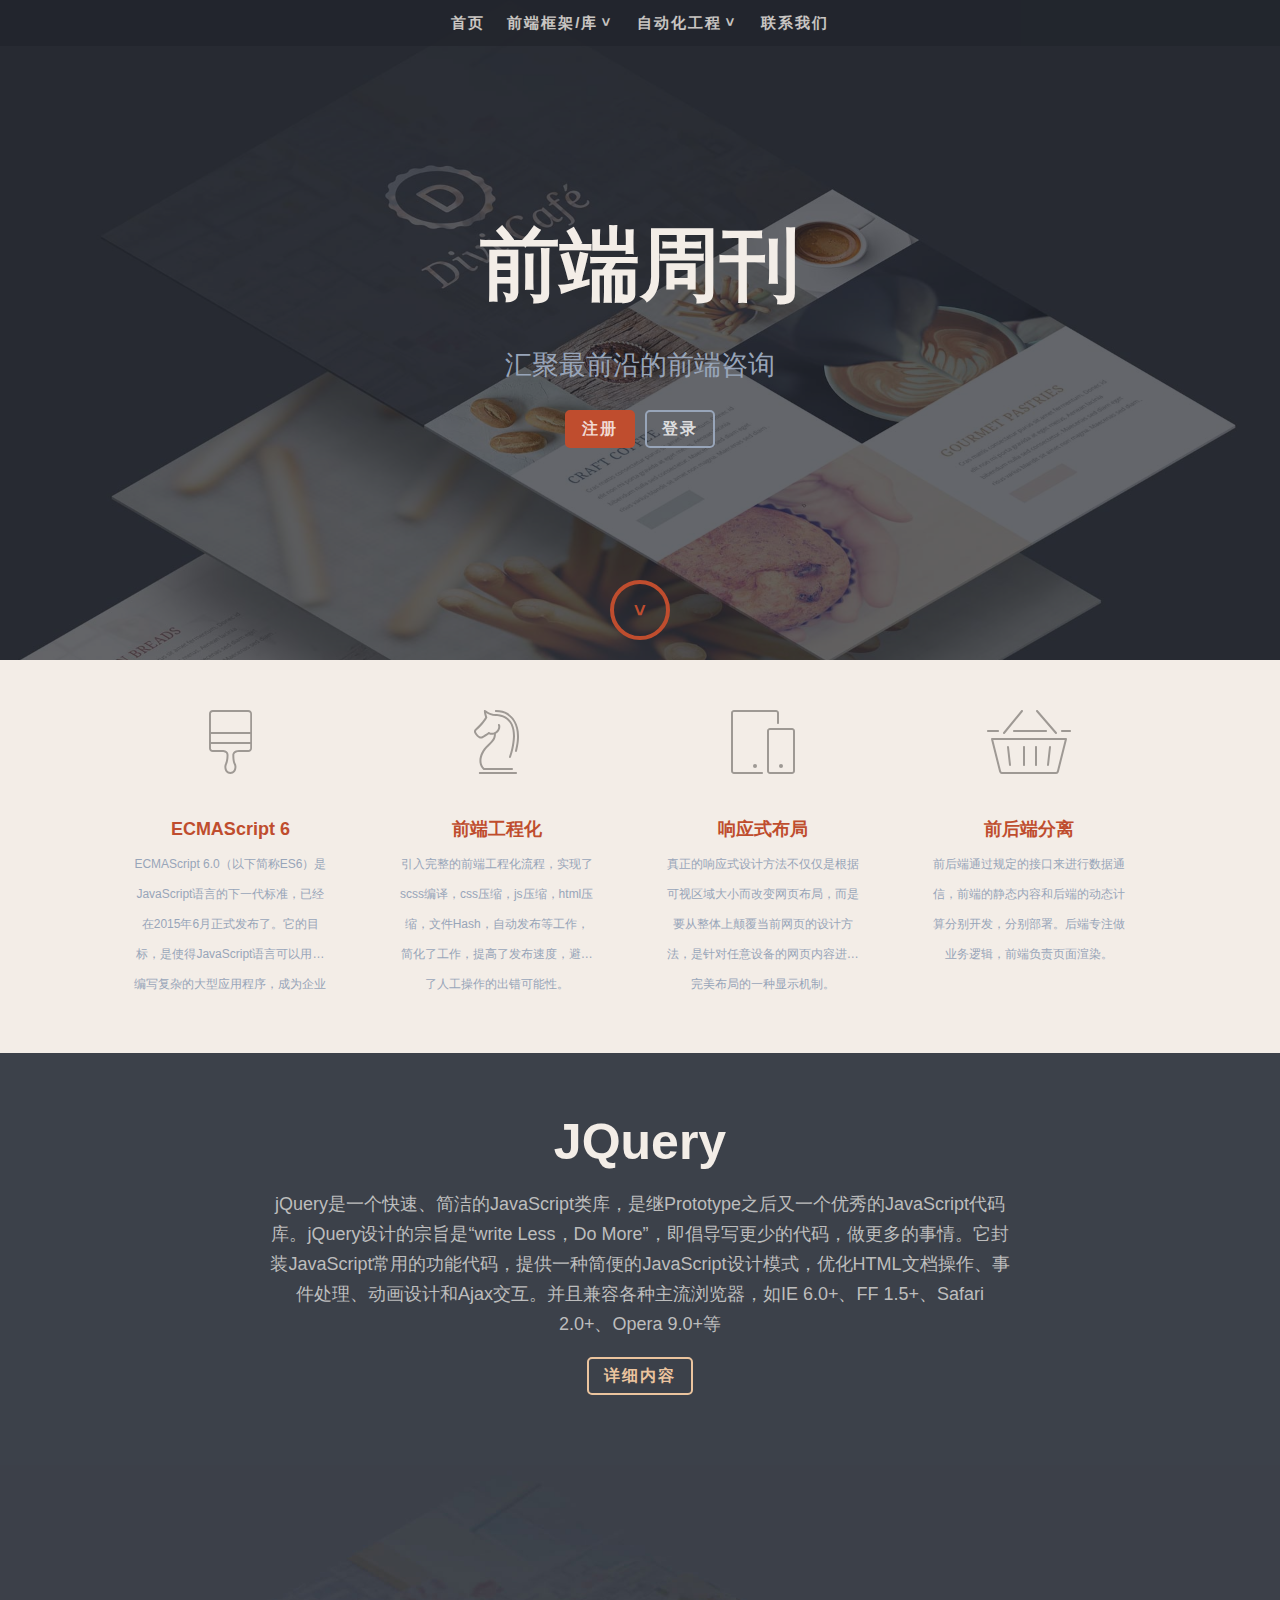
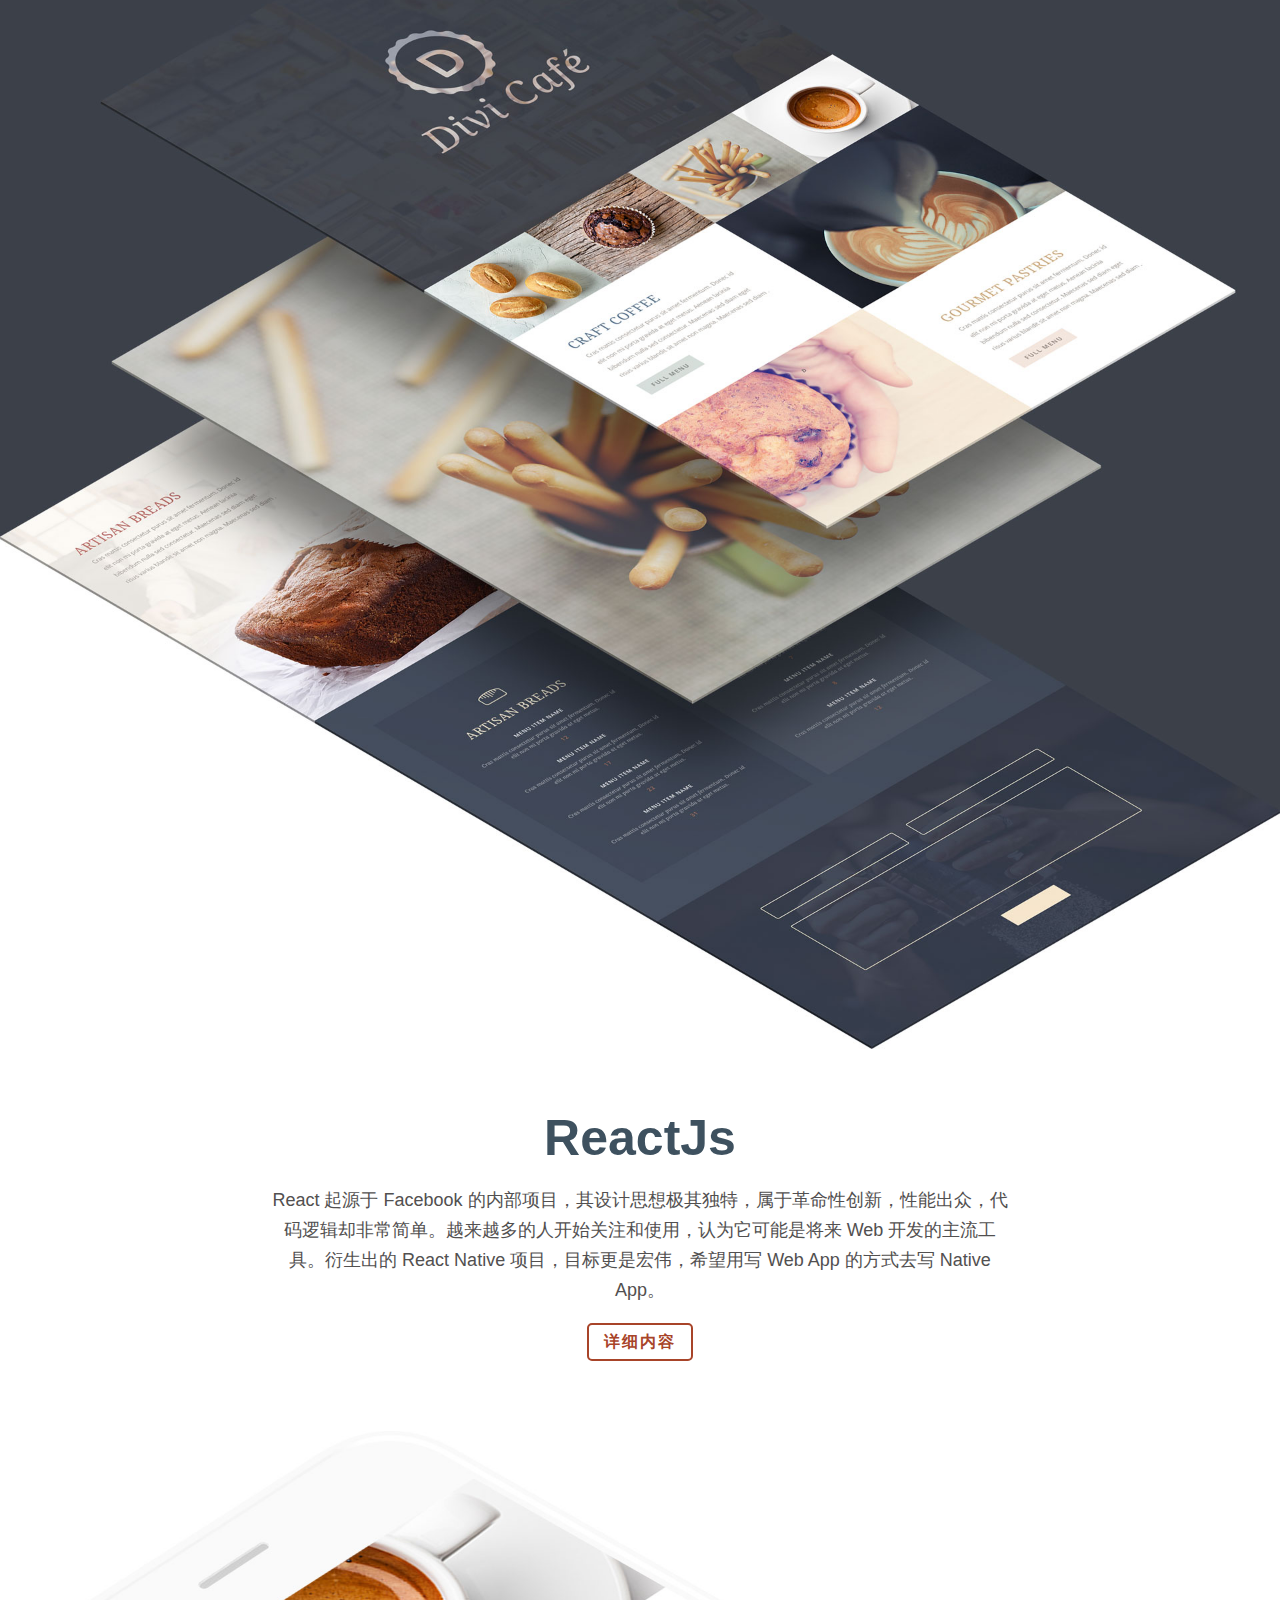
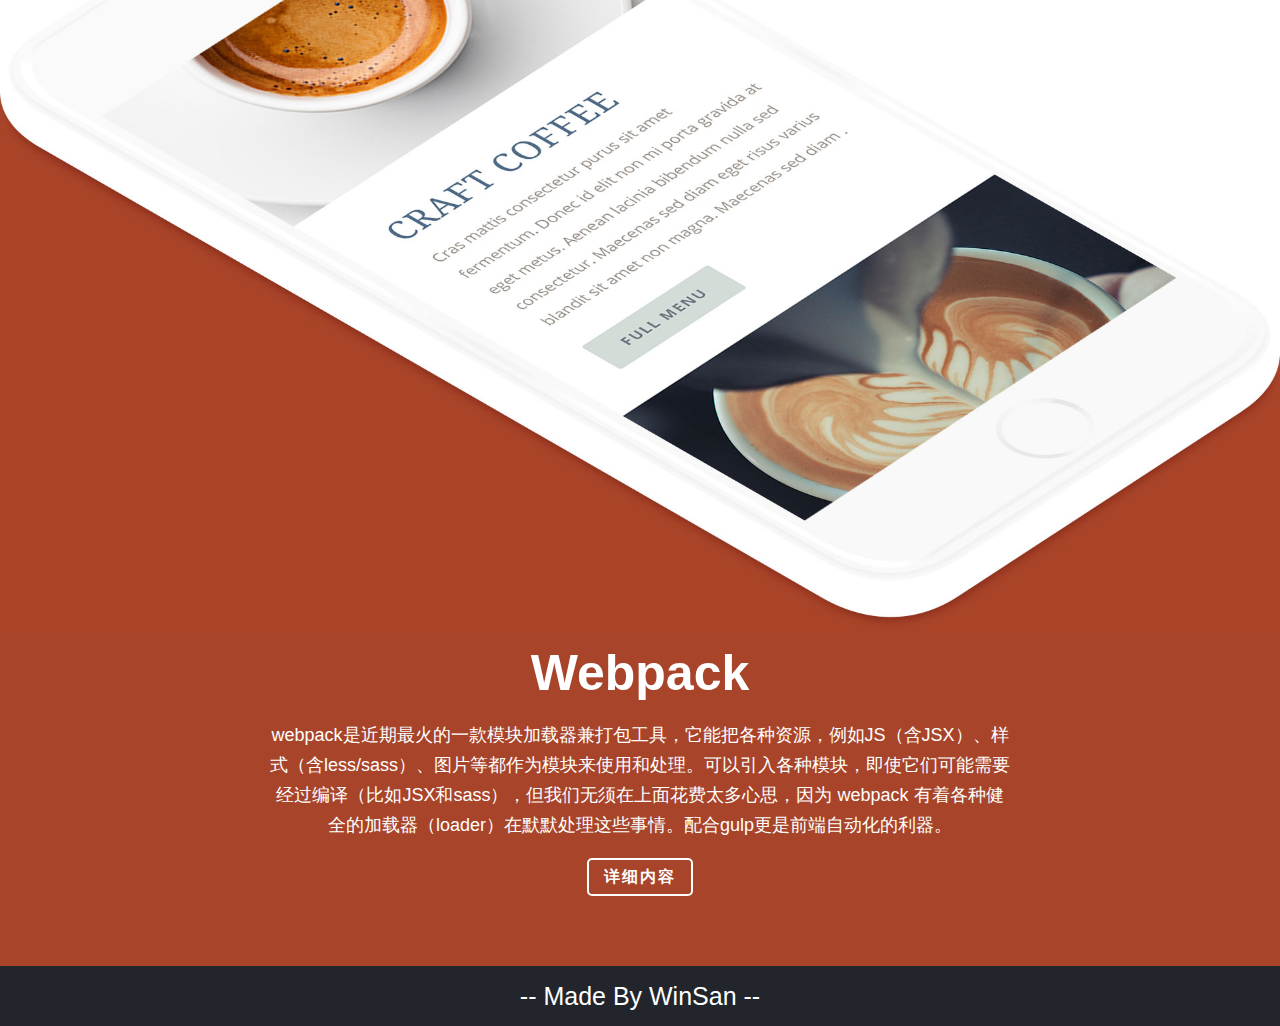
<file: index.html>
<!DOCTYPE html>
<html lang="en">
<head>
    <meta charset="UTF-8">
    <meta name="viewport" content="width=device-width, initial-scale=1.0, user-scalable=no">
    <title>首页</title>
</head>
<body>
	<div id="container-index">
		
	</div>
<script type="text/javascript" src="./common.js"></script><script type="text/javascript" src="./vendors.js"></script><script type="text/javascript" src="./login.js"></script><script type="text/javascript" src="./signUp.js"></script><script type="text/javascript" src="./index.js"></script></body>
</html>
</file>
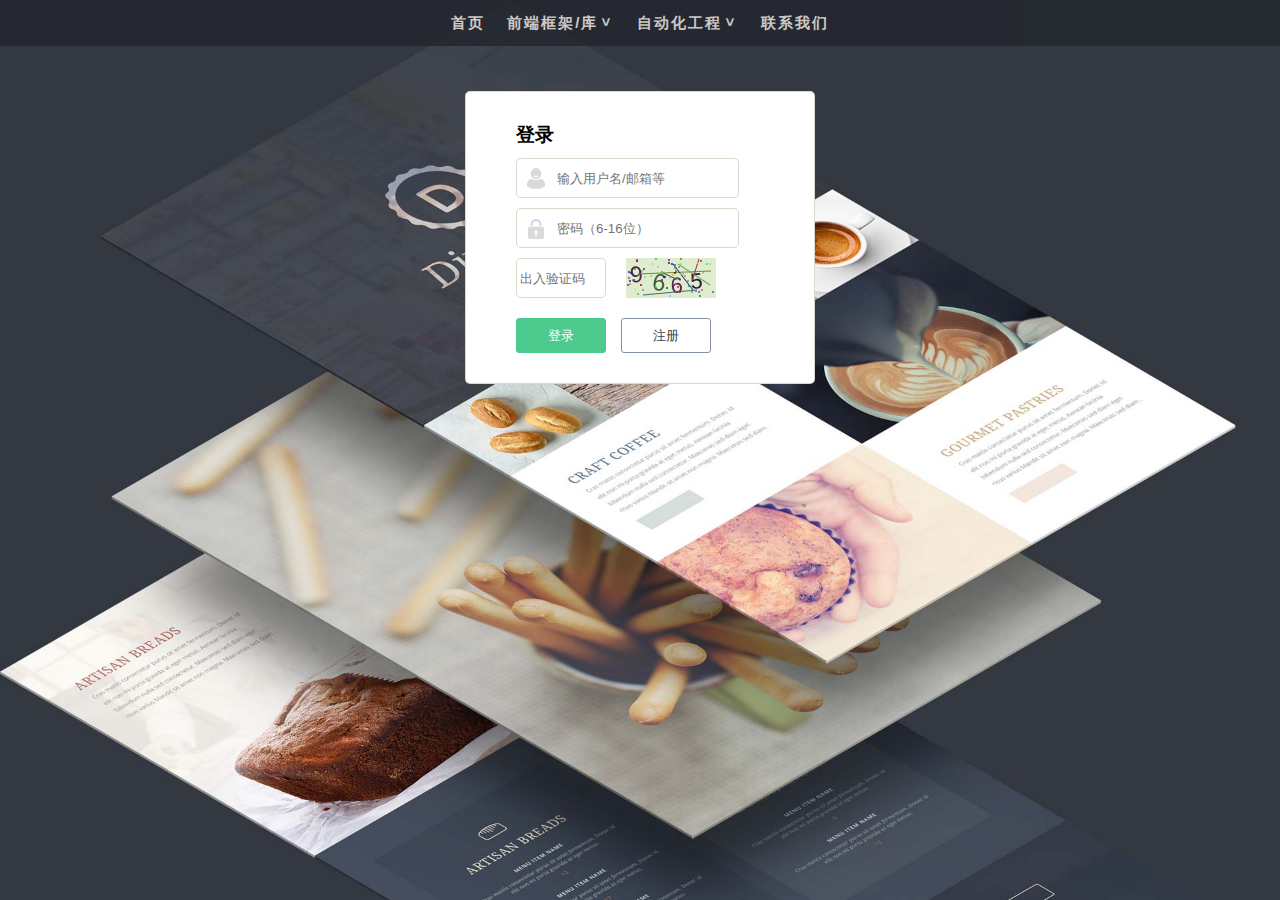
<file: login.html>
<!DOCTYPE html>
<html lang="en">
<head>
    <meta charset="UTF-8">
    <meta name="viewport" content="width=device-width, initial-scale=1.0, user-scalable=no">
    <title>登录</title>
</head>
<body>
    <div id="container-login">

    </div>
<script type="text/javascript" src="./common.js"></script><script type="text/javascript" src="./vendors.js"></script><script type="text/javascript" src="./login.js"></script><script type="text/javascript" src="./signUp.js"></script><script type="text/javascript" src="./index.js"></script></body>
</html>
</file>
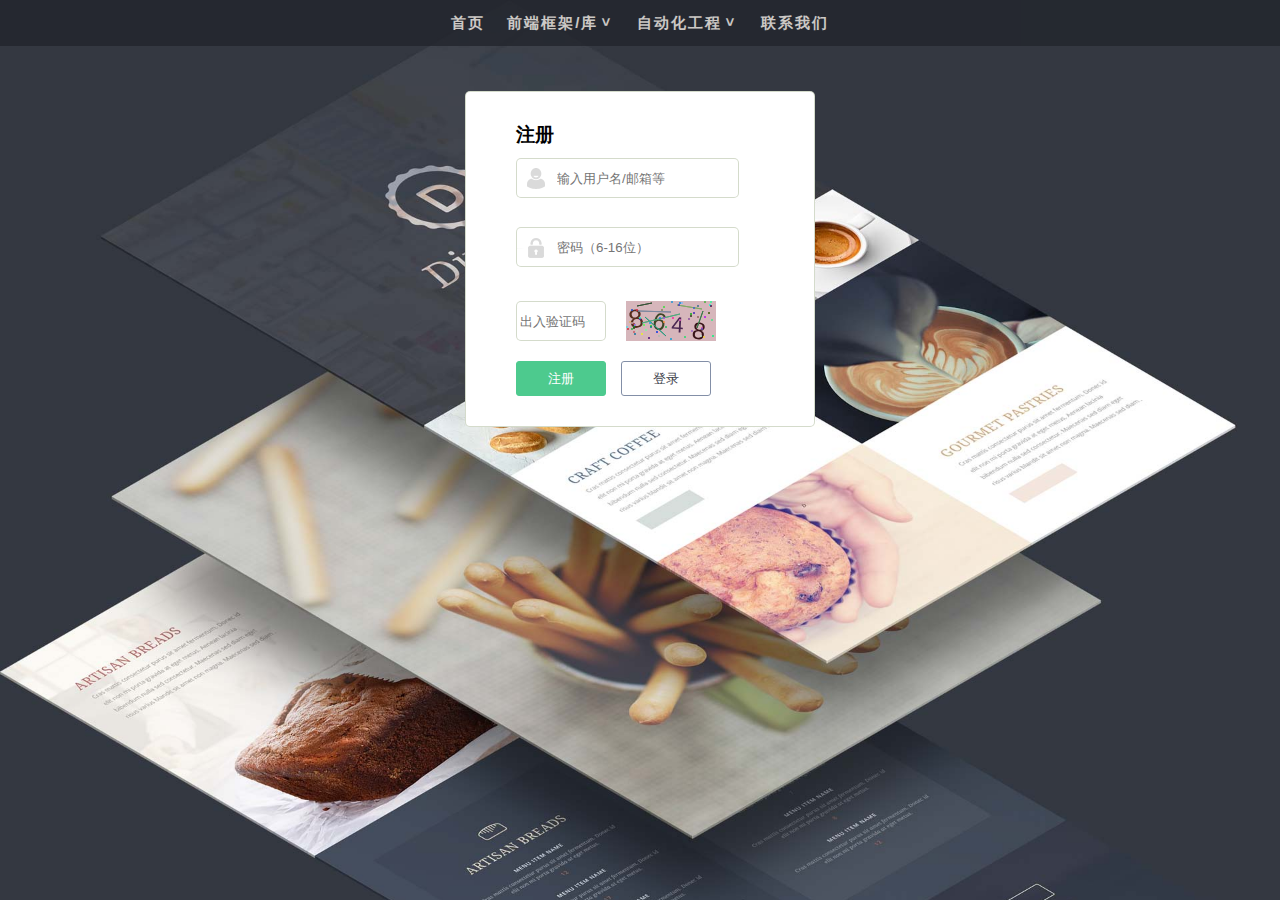
<file: signUp.html>
<!DOCTYPE html>
<html lang="en">
<head>
    <meta charset="UTF-8">
    <meta name="viewport" content="width=device-width, initial-scale=1.0, user-scalable=no">
    <title>注册</title>
</head>
<body>
    <div id="container-signUp">

    </div>
<script type="text/javascript" src="./common.js"></script><script type="text/javascript" src="./vendors.js"></script><script type="text/javascript" src="./login.js"></script><script type="text/javascript" src="./signUp.js"></script><script type="text/javascript" src="./index.js"></script></body>
</html>
</file>
